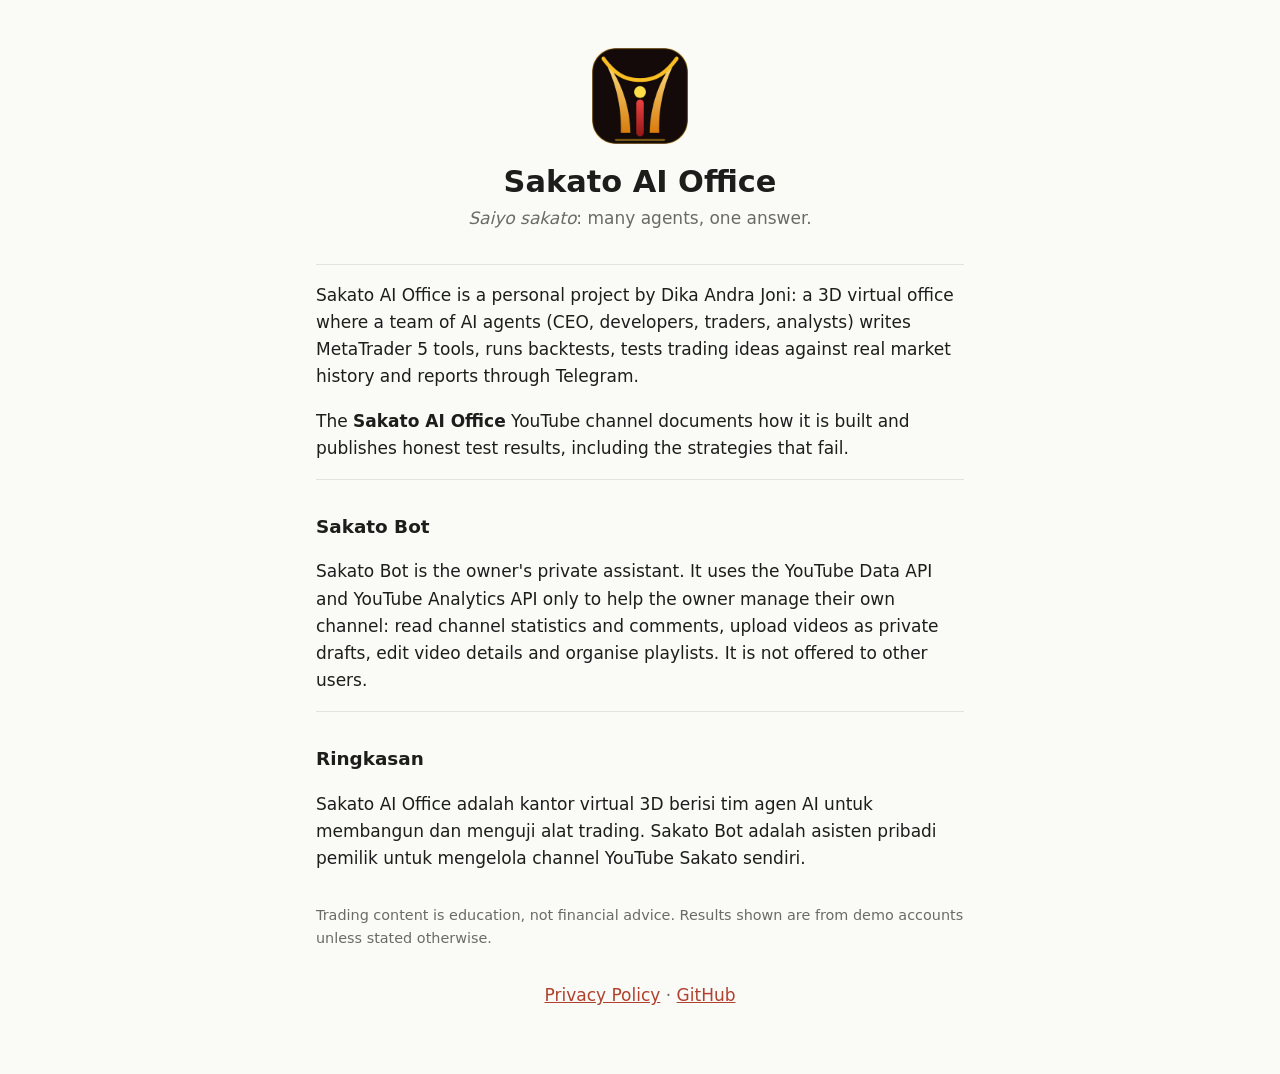
<file: index.html>
<!doctype html>
<html lang="en">
<head>
<meta charset="utf-8">
<meta name="viewport" content="width=device-width, initial-scale=1">
<title>Sakato AI Office</title>
<meta name="description" content="Sakato AI Office: a 3D virtual office where AI agents build, test and report on trading tools.">
<meta name="google-site-verification" content="LgdHT10NV2s1DodK735toxjiIP3r8mui35ov-jxjO4Q" />
<link rel="icon" href="logo.png">
<link rel="stylesheet" href="style.css">
</head>
<body>
<main>
  <header>
    <img src="logo.png" alt="Sakato logo" width="96" height="96">
    <h1>Sakato AI Office</h1>
    <p class="tag"><em>Saiyo sakato</em>: many agents, one answer.</p>
  </header>

  <section>
    <p>Sakato AI Office is a personal project by Dika Andra Joni: a 3D virtual office where a team of AI agents
      (CEO, developers, traders, analysts) writes MetaTrader 5 tools, runs backtests, tests trading ideas against
      real market history and reports through Telegram.</p>
    <p>The <strong>Sakato AI Office</strong> YouTube channel documents how it is built and publishes honest test
      results, including the strategies that fail.</p>
  </section>

  <section>
    <h2>Sakato Bot</h2>
    <p>Sakato Bot is the owner's private assistant. It uses the YouTube Data API and YouTube Analytics API only to
      help the owner manage their own channel: read channel statistics and comments, upload videos as private
      drafts, edit video details and organise playlists. It is not offered to other users.</p>
  </section>

  <section lang="id">
    <h2>Ringkasan</h2>
    <p>Sakato AI Office adalah kantor virtual 3D berisi tim agen AI untuk membangun dan menguji alat trading.
      Sakato Bot adalah asisten pribadi pemilik untuk mengelola channel YouTube Sakato sendiri.</p>
  </section>

  <p class="note">Trading content is education, not financial advice. Results shown are from demo accounts unless
    stated otherwise.</p>

  <footer>
    <a href="privacy.html">Privacy Policy</a> ·
    <a href="https://github.com/dikaandrajoni">GitHub</a>
  </footer>
</main>
</body>
</html>
</file>
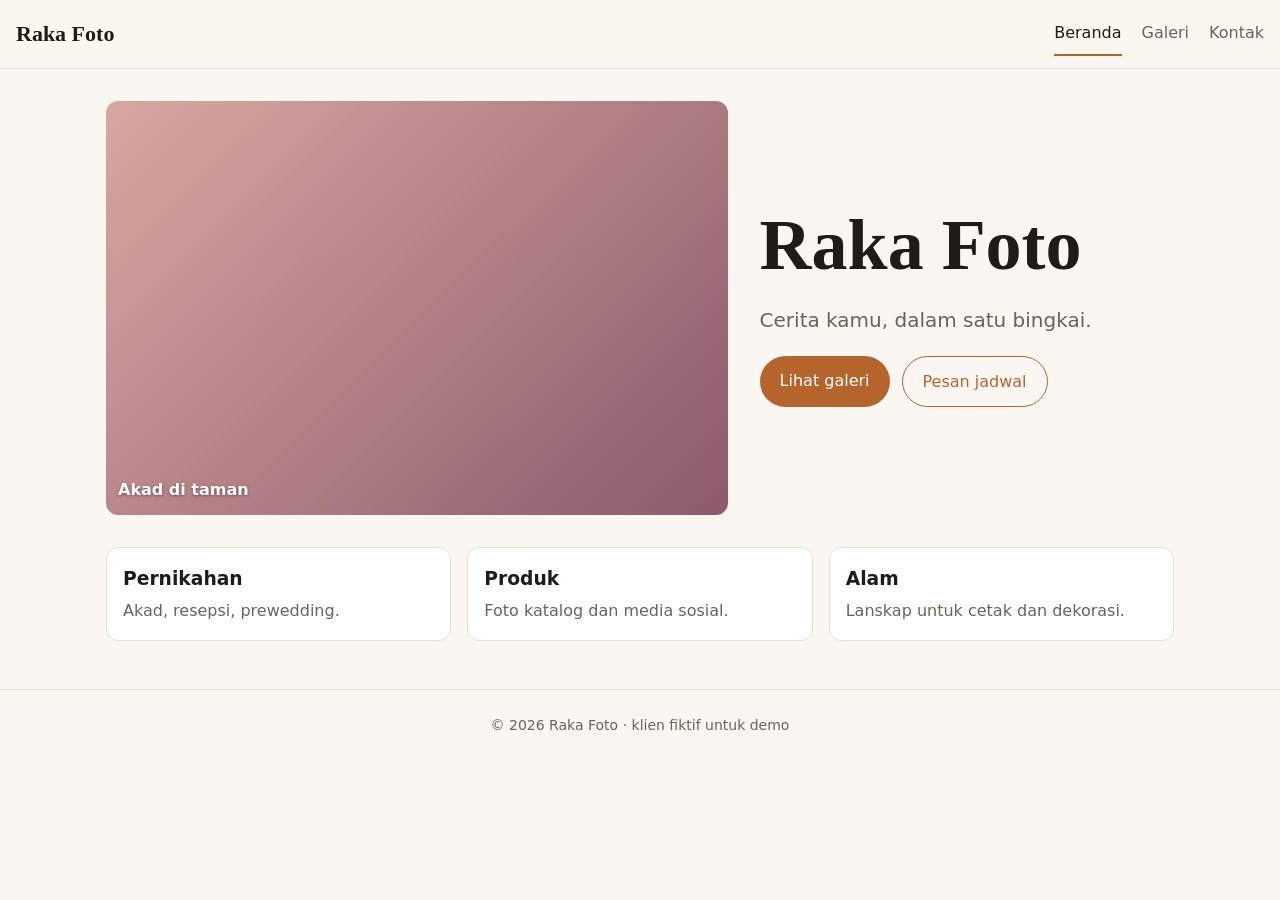
<file: raka-foto/index.html>
<!doctype html>
<html lang="id">
  <head>
    <meta charset="UTF-8" />
    <meta name="viewport" content="width=device-width, initial-scale=1.0" />
    <meta name="description" content="Raka Foto: fotografer pernikahan, produk dan alam (klien fiktif untuk demo)." />
    <title>Raka Foto</title>
    <script type="module" crossorigin src="./assets/index-OBtwfpao.js"></script>
    <link rel="stylesheet" crossorigin href="./assets/index-BpM9_Y96.css">
  </head>
  <body>
    <div id="root"></div>
  </body>
</html>
</file>
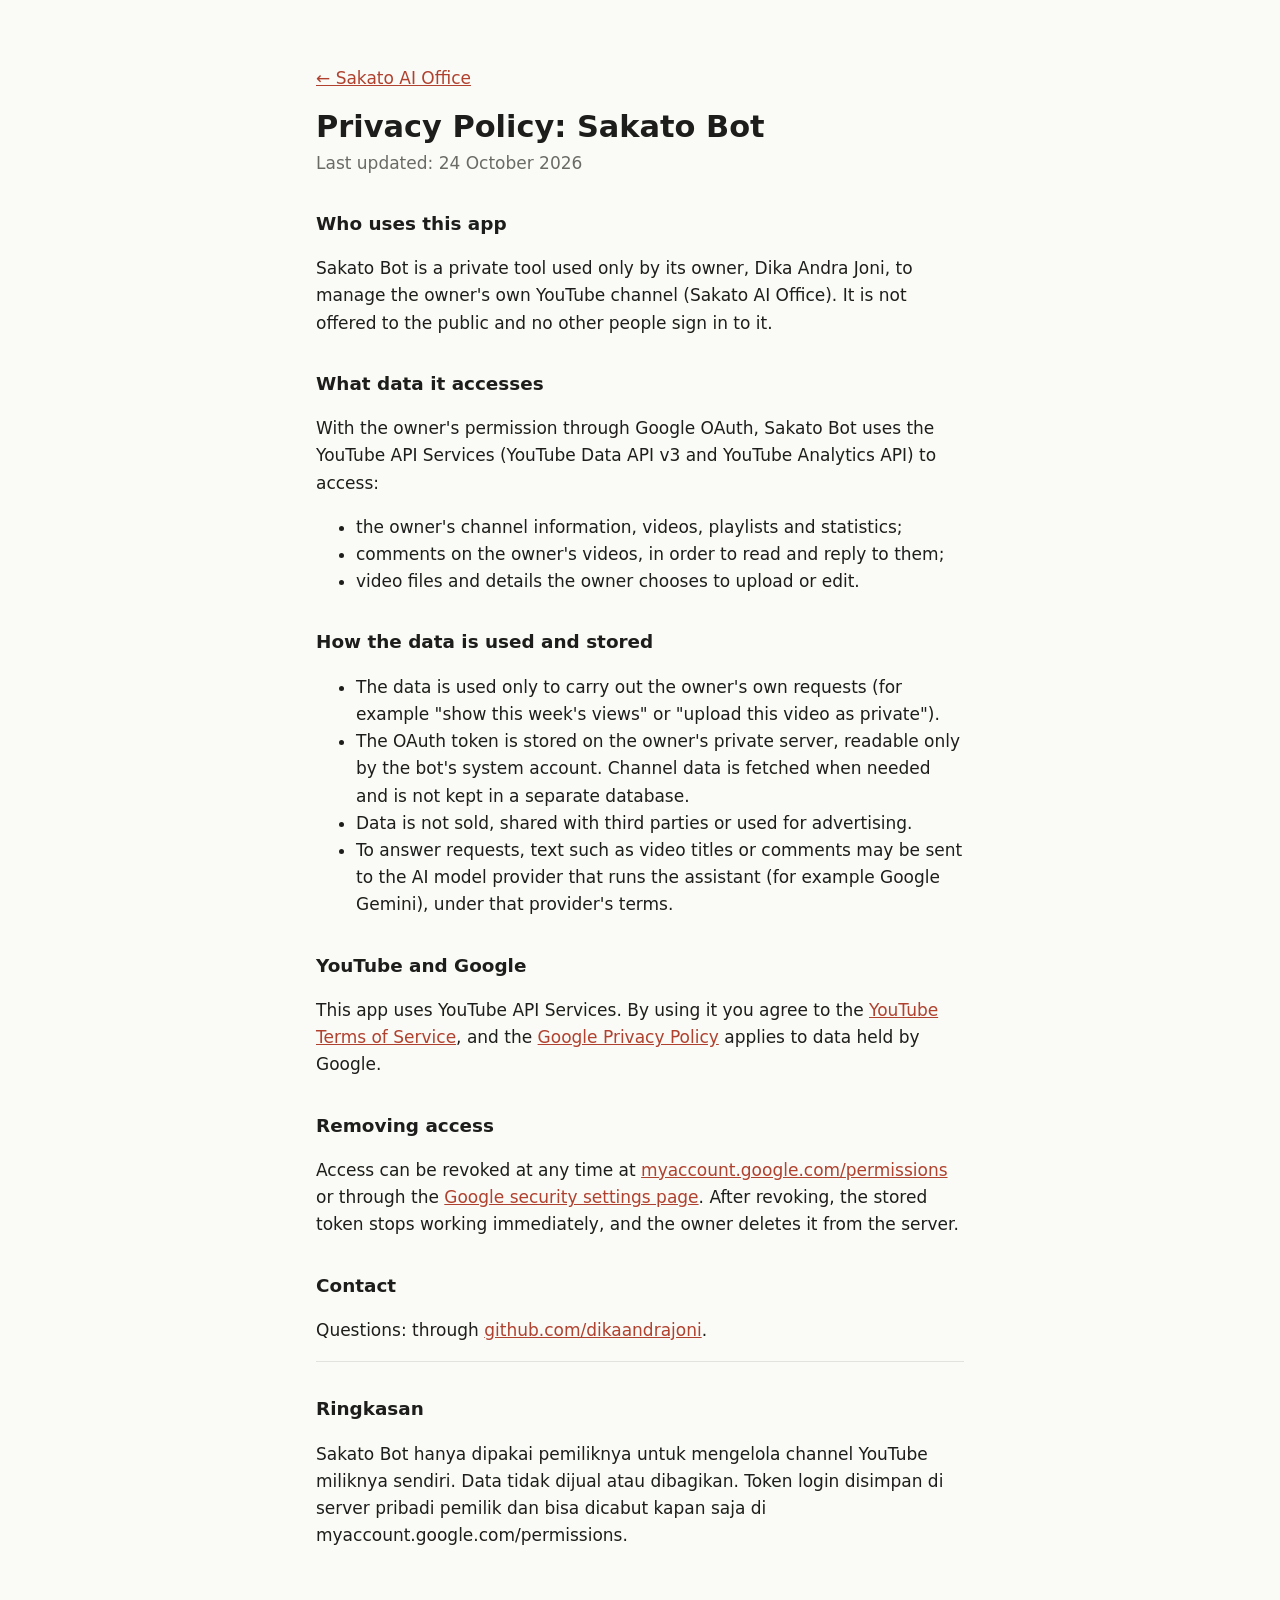
<file: privacy.html>
<!doctype html>
<html lang="en">
<head>
<meta charset="utf-8">
<meta name="viewport" content="width=device-width, initial-scale=1">
<title>Privacy Policy · Sakato Bot</title>
<link rel="icon" href="logo.png">
<link rel="stylesheet" href="style.css">
</head>
<body>
<main>
  <p><a href="./">← Sakato AI Office</a></p>
  <h1>Privacy Policy: Sakato Bot</h1>
  <p class="tag">Last updated: 24 October 2026</p>

  <h2>Who uses this app</h2>
  <p>Sakato Bot is a private tool used only by its owner, Dika Andra Joni, to manage the owner's own YouTube
    channel (Sakato AI Office). It is not offered to the public and no other people sign in to it.</p>

  <h2>What data it accesses</h2>
  <p>With the owner's permission through Google OAuth, Sakato Bot uses the YouTube API Services
    (YouTube Data API v3 and YouTube Analytics API) to access:</p>
  <ul>
    <li>the owner's channel information, videos, playlists and statistics;</li>
    <li>comments on the owner's videos, in order to read and reply to them;</li>
    <li>video files and details the owner chooses to upload or edit.</li>
  </ul>

  <h2>How the data is used and stored</h2>
  <ul>
    <li>The data is used only to carry out the owner's own requests (for example "show this week's views" or
      "upload this video as private").</li>
    <li>The OAuth token is stored on the owner's private server, readable only by the bot's system account.
      Channel data is fetched when needed and is not kept in a separate database.</li>
    <li>Data is not sold, shared with third parties or used for advertising.</li>
    <li>To answer requests, text such as video titles or comments may be sent to the AI model provider that runs
      the assistant (for example Google Gemini), under that provider's terms.</li>
  </ul>

  <h2>YouTube and Google</h2>
  <p>This app uses YouTube API Services. By using it you agree to the
    <a href="https://www.youtube.com/t/terms">YouTube Terms of Service</a>, and the
    <a href="https://policies.google.com/privacy">Google Privacy Policy</a> applies to data held by Google.</p>

  <h2>Removing access</h2>
  <p>Access can be revoked at any time at
    <a href="https://myaccount.google.com/permissions">myaccount.google.com/permissions</a> or through the
    <a href="https://security.google.com/settings/security/permissions">Google security settings page</a>.
    After revoking, the stored token stops working immediately, and the owner deletes it from the server.</p>

  <h2>Contact</h2>
  <p>Questions: through <a href="https://github.com/dikaandrajoni">github.com/dikaandrajoni</a>.</p>

  <section lang="id">
    <h2>Ringkasan</h2>
    <p>Sakato Bot hanya dipakai pemiliknya untuk mengelola channel YouTube miliknya sendiri. Data tidak dijual atau
      dibagikan. Token login disimpan di server pribadi pemilik dan bisa dicabut kapan saja di
      myaccount.google.com/permissions.</p>
  </section>
</main>
</body>
</html>
</file>
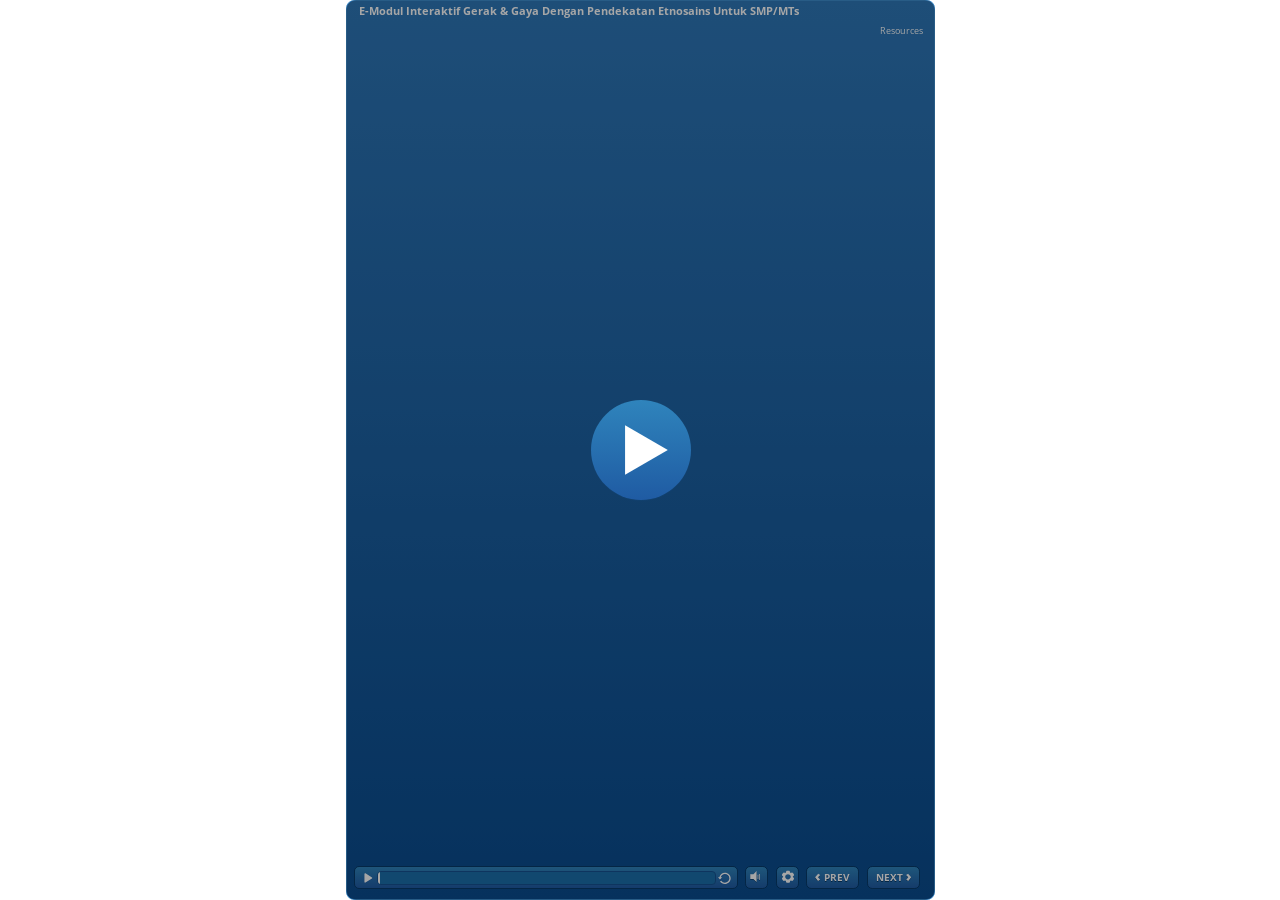
<file: story.html>
<!doctype html>
<html lang="en-US">
<head>
  <meta charset="utf-8">
  <!-- Created using Storyline 3 - http://www.articulate.com  -->
  <!-- version: 3.17.27621.0 -->
  <title>E-Modul Interaktif Gerak &amp; Gaya Dengan Pendekatan Etnosains Untuk SMP/MTs</title>
  <meta http-equiv="x-ua-compatible" content="IE=edge"/>
  <meta name="viewport" content="width=device-width,initial-scale=1,user-scalable=no,shrink-to-fit=no,minimal-ui"/>
  <meta name="apple-mobile-web-app-capable" content="yes"/>
  <style>
    html, body { height: 100%; padding: 0; margin: 0 }
    #app { height: 100%; width: 100%; }
  </style>
  
  <script>window.THREE = { };</script>
</head>
<body style="background: #FFFFFF" class="cs-HTML theme-classic">
  <!-- 360 -->
  <script>!function(e){var i=/iPhone/i,o=/iPod/i,n=/iPad/i,t=/(?=.*\bAndroid\b)(?=.*\bMobile\b)/i,d=/Android/i,s=/(?=.*\bAndroid\b)(?=.*\bSD4930UR\b)/i,b=/(?=.*\bAndroid\b)(?=.*\b(?:KFOT|KFTT|KFJWI|KFJWA|KFSOWI|KFTHWI|KFTHWA|KFAPWI|KFAPWA|KFARWI|KFASWI|KFSAWI|KFSAWA)\b)/i,r=/IEMobile/i,h=/(?=.*\bWindows\b)(?=.*\bARM\b)/i,a=/BlackBerry/i,l=/BB10/i,p=/Opera Mini/i,f=/(CriOS|Chrome)(?=.*\bMobile\b)/i,u=/(?=.*\bFirefox\b)(?=.*\bMobile\b)/i,c=new RegExp("(?:Nexus 7|BNTV250|Kindle Fire|Silk|GT-P1000)","i"),w=function(e,i){return e.test(i)},A=function(e){var A=e||navigator.userAgent,v=A.split("[FBAN");if(void 0!==v[1]&&(A=v[0]),this.apple={phone:w(i,A),ipod:w(o,A),tablet:!w(i,A)&&w(n,A),device:w(i,A)||w(o,A)||w(n,A)},this.amazon={phone:w(s,A),tablet:!w(s,A)&&w(b,A),device:w(s,A)||w(b,A)},this.android={phone:w(s,A)||w(t,A),tablet:!w(s,A)&&!w(t,A)&&(w(b,A)||w(d,A)),device:w(s,A)||w(b,A)||w(t,A)||w(d,A)},this.windows={phone:w(r,A),tablet:w(h,A),device:w(r,A)||w(h,A)},this.other={blackberry:w(a,A),blackberry10:w(l,A),opera:w(p,A),firefox:w(u,A),chrome:w(f,A),device:w(a,A)||w(l,A)||w(p,A)||w(u,A)||w(f,A)},this.seven_inch=w(c,A),this.any=this.apple.device||this.android.device||this.windows.device||this.other.device||this.seven_inch,this.phone=this.apple.phone||this.android.phone||this.windows.phone,this.tablet=this.apple.tablet||this.android.tablet||this.windows.tablet,"undefined"==typeof window)return this},v=function(){var e=new A;return e.Class=A,e};"undefined"!=typeof module&&module.exports&&"undefined"==typeof window?module.exports=A:"undefined"!=typeof module&&module.exports&&"undefined"!=typeof window?module.exports=v():"function"==typeof define&&define.amd?define("isMobile",[],e.isMobile=v()):e.isMobile=v()}(this);
    window.isMobile.apple.tablet = window.isMobile.apple.tablet ||
      (navigator.platform === 'MacIntel' && navigator.maxTouchPoints > 1);
    window.isMobile.apple.device = window.isMobile.apple.device || window.isMobile.apple.tablet;
    window.isMobile.tablet = window.isMobile.tablet || window.isMobile.apple.tablet;
    window.isMobile.any = window.isMobile.any || window.isMobile.apple.tablet;
  </script>

  <div id="focus-sink" tabindex="-1"></div>

  <div id="preso"></div>
  <script>
    window.DS = {};
    window.globals = {
      DATA_PATH_BASE: '',
      HAS_FRAME: true,
      HAS_SLIDE: true,

      lmsPresent: false,
      tinCanPresent: false,
      cmi5Present: false,
      aoSupport: false,
      scale: 'show all',
      captureRc: false,
      browserSize: 'optimal',
      bgColor: '#FFFFFF',
      features: '',
      themeName: 'classic',
      preloaderColor: '#FFFFFF',
      suppressAnalytics: true,
      productChannel: 'enterprise',
      publishSource: 'storyline',
      aid: '',
      cid: '04c53914-00d6-46ff-bf77-a1a5bd37f63e',
      playerVersion: '3.17.27621.0',
      maxIosVideoElements: 10,

      
      parseParams: function(qs) {
        if (window.globals.parsedParams != null) {
          return window.globals.parsedParams;
        }
        qs = (qs || window.location.search.substr(1)).split('+').join(' ');
        var params = {},
            tokens,
            re = /[?&]?([^=]+)=([^&]*)/g;

        while (tokens = re.exec(qs)) {
          params[decodeURIComponent(tokens[1]).trim()] =
            decodeURIComponent(tokens[2]).trim();
        }
        window.globals.parsedParams = params;
        return params;
      }

    };

    (function() {

      var classTypes = [ 'desktop', 'mobile', 'phone', 'tablet' ];

      var addDeviceClasses = function(prefix, testObj) {
        var curr, i;
        for (i = 0; i < classTypes.length; i++) {
          curr = classTypes[i];
          if (testObj[curr]) {
            document.body.classList.add(prefix + curr);
          }
        }
      };

      var params = window.globals.parseParams(),
          isDevicePreview = params.devicepreview === '1',
          isPhoneOverride = params.deviceType === 'phone' || (isDevicePreview && params.phone == '1'),
          isTabletOverride = (params.deviceType === 'tablet' || isDevicePreview) && !isPhoneOverride,
          isMobileOverride = isPhoneOverride || isTabletOverride;

      var deviceView = {
        desktop: !window.isMobile.any && !isMobileOverride,
        mobile: window.isMobile.any || isMobileOverride,
        phone: isPhoneOverride || (window.isMobile.phone && !isTabletOverride),
        tablet: isTabletOverride || window.isMobile.tablet
      };

      window.globals.deviceView = deviceView;
      window.isMobile.desktop = !window.isMobile.any;
      window.isMobile.mobile = window.isMobile.any;

      addDeviceClasses('view-', deviceView);

    })();
  </script>
  
  <script src='story_content/user.js' type=text/javascript></script>
  <div class="slide-loader"></div>

  <script>
    if (window.globals.deviceView.isMobile) { var doc = document, loader = doc.body.querySelector('.slide-loader'); [ 1, 2, 3 ].forEach(function(n) { var d = doc.createElement('div'); d.style.backgroundColor = window.globals.preloaderColor; d.classList.add('mobile-loader-dot'); d.classList.add('dot' + n); loader.appendChild(d); }); }
  </script>

  <div class="mobile-load-title-overlay" style="display: none">
    <div class="mobile-load-title">E-Modul Interaktif Gerak &amp; Gaya Dengan Pendekatan Etnosains Untuk SMP/MTs</div>
  </div>

  <div class="mobile-chrome-warning"></div>

  <script>
    
    if (window.autoSpider && window.vInterfaceObject) {
      document.querySelector('.mobile-load-title-overlay').style.display = 'none';
    }
  </script>

  

  <link rel="stylesheet" href="html5/data/css/output.min.css" data-noprefix/>
</body>
<script src="html5/lib/scripts/bootstrapper.min.js"></script>
</html>
</file>
<file: style.css>
:root { --bg: #fafaf7; --fg: #1d1d1b; --muted: #6b6b66; --accent: #b0412e; --line: #e4e2dc; }
@media (prefers-color-scheme: dark) {
  :root { --bg: #161615; --fg: #ecebe6; --muted: #9a9993; --accent: #e07a5f; --line: #2c2c2a; }
}
* { box-sizing: border-box; }
body { margin: 0; background: var(--bg); color: var(--fg);
  font: 17px/1.6 system-ui, -apple-system, "Segoe UI", Roboto, sans-serif; }
main { max-width: 680px; margin: 0 auto; padding: 48px 16px 64px; }
header { text-align: center; margin-bottom: 32px; }
header img { border-radius: 22px; }
h1 { font-size: 1.9rem; margin: 12px 0 4px; line-height: 1.2; }
h2 { font-size: 1.15rem; margin: 32px 0 8px; }
.tag { color: var(--muted); margin: 0; }
a { color: var(--accent); }
section { border-top: 1px solid var(--line); }
.note { color: var(--muted); font-size: 0.9rem; margin-top: 32px; }
footer { margin-top: 32px; text-align: center; color: var(--muted); }
</file>
<file: raka-foto/assets/index-BpM9_Y96.css>
:root{--bg: #faf7f2;--ink: #1f1b16;--muted: #6b6258;--accent: #b5652b;--card: #fff;--line: #e7dfd4}*{box-sizing:border-box}body{margin:0;background:var(--bg);color:var(--ink);font:16px/1.6 system-ui,-apple-system,Segoe UI,sans-serif}a{color:var(--accent)}main{max-width:1100px;margin:0 auto;padding:0 16px 48px}h1{font-family:Georgia,serif;font-weight:600}.nav{position:sticky;top:0;z-index:10;display:flex;align-items:center;justify-content:space-between;padding:12px 16px;background:#faf7f2f2;border-bottom:1px solid var(--line)}.brand{font:600 22px Georgia,serif;color:var(--ink);text-decoration:none;padding:8px 0}.links{display:flex;gap:20px}.links a{color:var(--muted);text-decoration:none;padding:8px 0}.links a.active{color:var(--ink);border-bottom:2px solid var(--accent)}.burger{display:none;background:none;border:0;padding:8px;cursor:pointer}.burger span{display:block;width:24px;height:2px;margin:5px 0;background:var(--ink)}.hero{display:grid;grid-template-columns:3fr 2fr;gap:32px;align-items:center;padding:32px 0}.hero h1{font-size:clamp(40px,7vw,72px);margin:0;line-height:1.05}.hero p{color:var(--muted);font-size:20px}.cta{display:flex;flex-wrap:wrap;gap:12px}.btn{display:inline-block;padding:12px 20px;border-radius:999px;border:0;background:var(--accent);color:#fff;font:inherit;text-decoration:none;cursor:pointer;min-height:44px}.btn.ghost{background:transparent;color:var(--accent);border:1px solid var(--accent)}.services{display:grid;grid-template-columns:repeat(3,1fr);gap:16px}.services div{background:var(--card);border:1px solid var(--line);border-radius:12px;padding:16px}.services h3{margin:0 0 4px}.services p{margin:0;color:var(--muted)}.ph{aspect-ratio:4 / 3;border-radius:12px;display:flex;align-items:flex-end;padding:12px;color:#fff;font-weight:600;text-shadow:0 1px 3px rgba(0,0,0,.4);width:100%}.ph-large{aspect-ratio:3 / 2}.ph-pernikahan{background:linear-gradient(135deg,#d9a7a0,#8c5a6b)}.ph-produk{background:linear-gradient(135deg,#c9a46a,#5e4630)}.ph-alam{background:linear-gradient(135deg,#8fb39a,#2f5a5f)}.filters{display:flex;flex-wrap:wrap;gap:8px;margin-bottom:16px}.chip{padding:8px 16px;border-radius:999px;border:1px solid var(--line);background:var(--card);font:inherit;cursor:pointer;min-height:40px}.chip.active{background:var(--ink);color:#fff;border-color:var(--ink)}.grid{display:grid;grid-template-columns:repeat(auto-fill,minmax(240px,1fr));gap:12px}.tile{padding:0;border:0;background:none;cursor:zoom-in}.lightbox{position:fixed;top:0;right:0;bottom:0;left:0;z-index:20;background:#000c;display:grid;place-items:center;padding:16px}.lightbox>div{width:min(900px,100%);display:grid;gap:12px;justify-items:end}.form{display:grid;gap:16px;max-width:520px}.form .field{display:grid;gap:4px}.form label{font-weight:600}.form input,.form textarea{font:inherit;padding:12px;border:1px solid var(--line);border-radius:8px;background:var(--card);width:100%}.form [aria-invalid=true]{border-color:#c0392b}.err{color:#c0392b;font-weight:400}.alt{color:var(--muted)}.toast{position:fixed;left:50%;bottom:24px;transform:translate(-50%);background:var(--ink);color:#fff;padding:10px 18px;border-radius:999px}.footer{text-align:center;color:var(--muted);padding:24px 16px;border-top:1px solid var(--line);font-size:14px}@media (max-width: 720px){.burger{display:block}.links{display:none;position:absolute;top:100%;left:0;right:0;flex-direction:column;gap:0;background:var(--bg);border-bottom:1px solid var(--line);padding:8px 16px}.links.open{display:flex}.hero{grid-template-columns:1fr;gap:16px;padding:16px 0}.services{grid-template-columns:1fr}.grid{grid-template-columns:1fr 1fr;gap:8px}}
</file>
